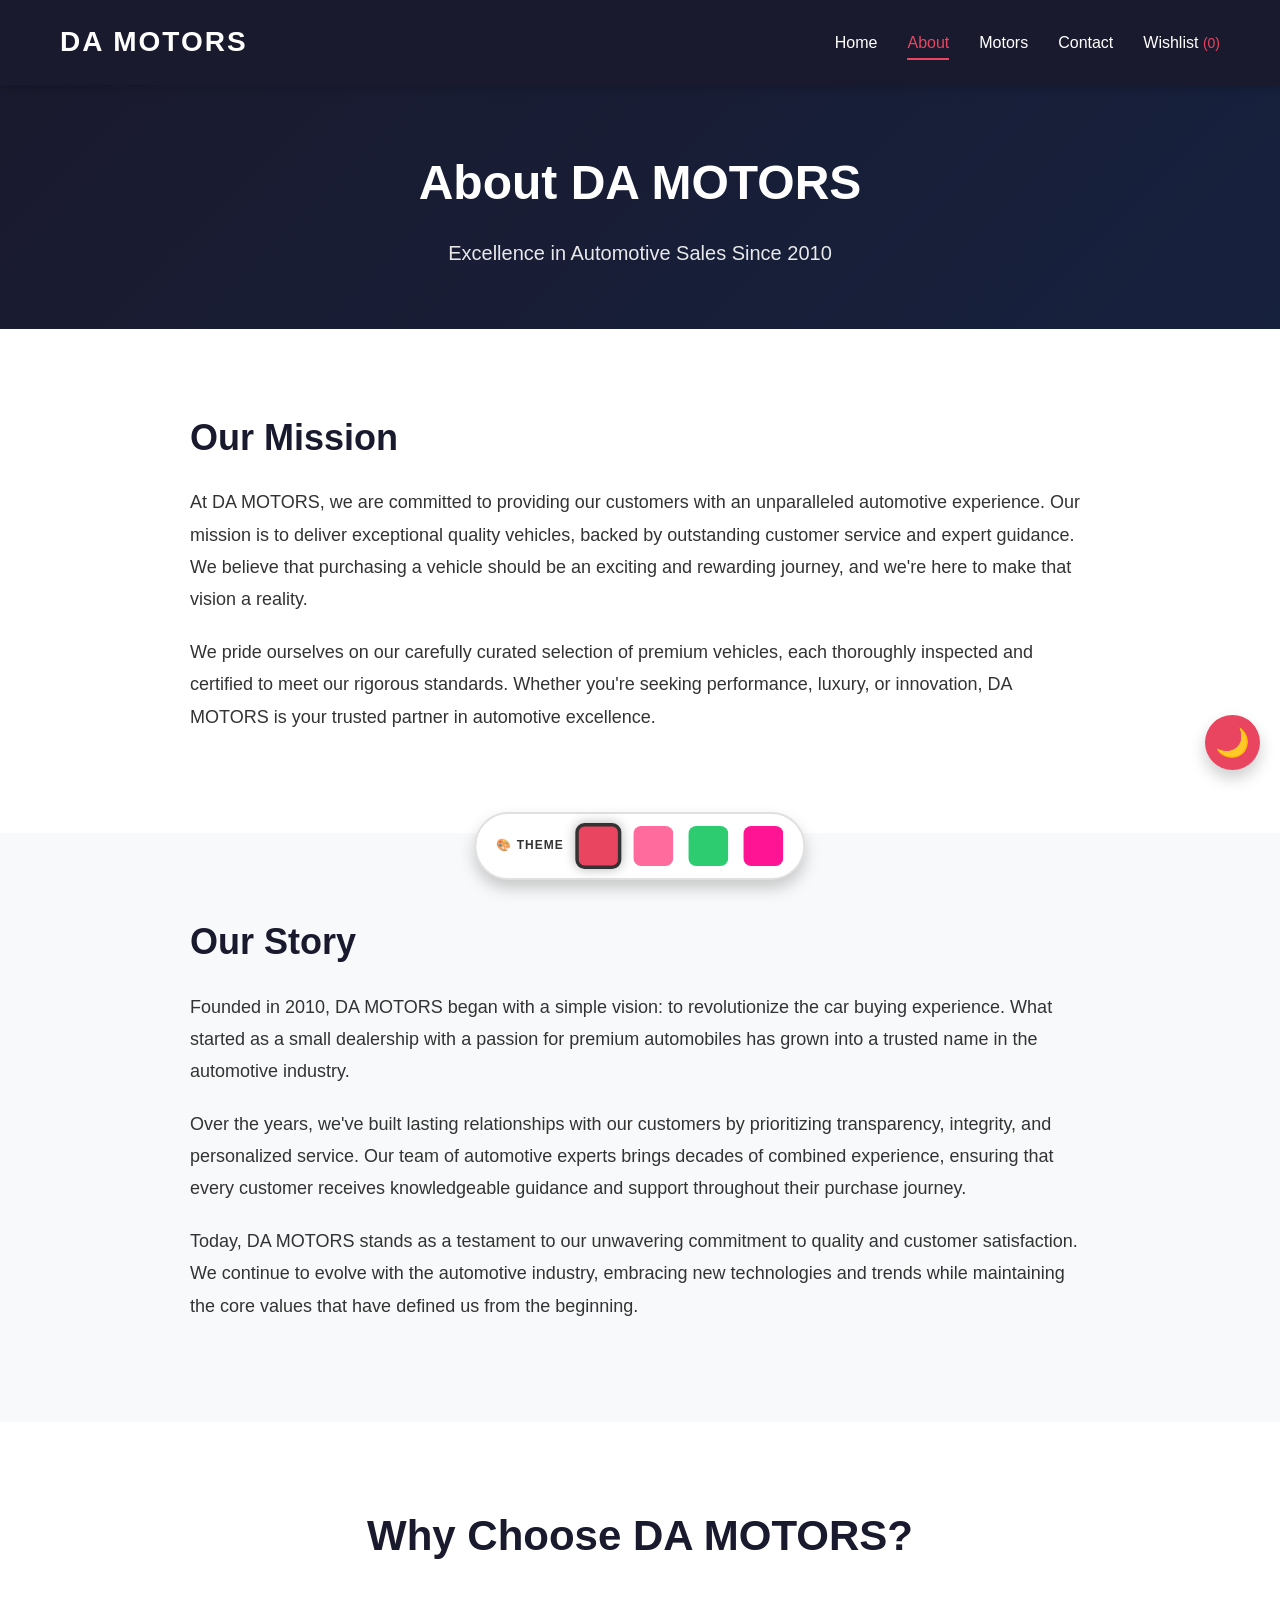
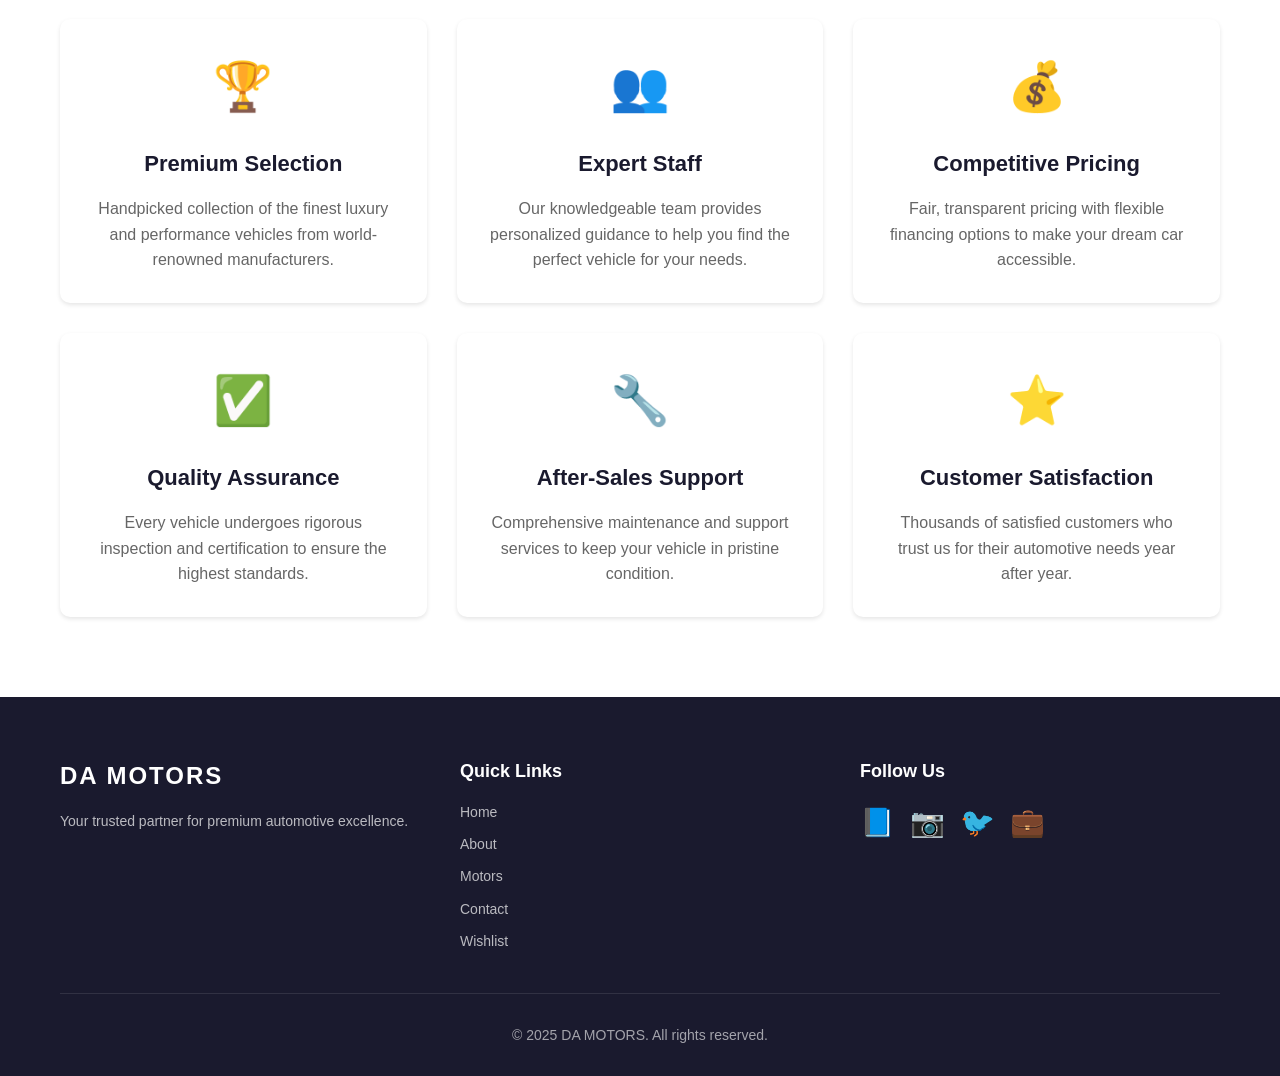
<file: about.html>
<!DOCTYPE html>
<html lang="en">
<head>
    <meta charset="UTF-8">
    <meta name="viewport" content="width=device-width, initial-scale=1.0">
    <title>About Us - DA MOTORS</title>
    <link rel="stylesheet" href="styles.css">
</head>
<body>
    <!-- Header -->
    <header class="header">
        <div class="container">
            <div class="header-content">
                <div class="logo"><a href="index.html" class="logo-link">DA MOTORS</a></div>
                <nav class="nav">
                    <a href="index.html" class="nav-link">Home</a>
                    <a href="about.html" class="nav-link active">About</a>
                    <a href="motors.html" class="nav-link">Motors</a>
                    <a href="contact.html" class="nav-link">Contact</a>
                    <a href="wishlist.html" class="nav-link">
                        Wishlist <span class="wishlist-count" id="nav-wishlist-count">(0)</span>
                    </a>
                </nav>
                <button class="mobile-menu-btn" id="mobileMenuBtn">
                    <span></span>
                    <span></span>
                    <span></span>
                </button>
            </div>
        </div>
    </header>

    <!-- Page Header -->
    <section class="page-header">
        <div class="container">
            <h1 class="page-title">About DA MOTORS</h1>
            <p class="page-subtitle">Excellence in Automotive Sales Since 2010</p>
        </div>
    </section>

    <!-- Mission Statement -->
    <section class="content-section">
        <div class="container">
            <div class="content-box">
                <h2 class="content-title">Our Mission</h2>
                <p class="content-text">
                    At DA MOTORS, we are committed to providing our customers with an unparalleled automotive 
                    experience. Our mission is to deliver exceptional quality vehicles, backed by outstanding 
                    customer service and expert guidance. We believe that purchasing a vehicle should be an 
                    exciting and rewarding journey, and we're here to make that vision a reality.
                </p>
                <p class="content-text">
                    We pride ourselves on our carefully curated selection of premium vehicles, each thoroughly 
                    inspected and certified to meet our rigorous standards. Whether you're seeking performance, 
                    luxury, or innovation, DA MOTORS is your trusted partner in automotive excellence.
                </p>
            </div>
        </div>
    </section>

    <!-- Our Story -->
    <section class="content-section alternate-bg">
        <div class="container">
            <div class="content-box">
                <h2 class="content-title">Our Story</h2>
                <p class="content-text">
                    Founded in 2010, DA MOTORS began with a simple vision: to revolutionize the car buying 
                    experience. What started as a small dealership with a passion for premium automobiles has 
                    grown into a trusted name in the automotive industry.
                </p>
                <p class="content-text">
                    Over the years, we've built lasting relationships with our customers by prioritizing 
                    transparency, integrity, and personalized service. Our team of automotive experts brings 
                    decades of combined experience, ensuring that every customer receives knowledgeable guidance 
                    and support throughout their purchase journey.
                </p>
                <p class="content-text">
                    Today, DA MOTORS stands as a testament to our unwavering commitment to quality and customer 
                    satisfaction. We continue to evolve with the automotive industry, embracing new technologies 
                    and trends while maintaining the core values that have defined us from the beginning.
                </p>
            </div>
        </div>
    </section>

    <!-- Why Choose Us -->
    <section class="content-section">
        <div class="container">
            <h2 class="section-title">Why Choose DA MOTORS?</h2>
            <div class="features-grid">
                <div class="feature-card">
                    <div class="feature-icon">🏆</div>
                    <h3 class="feature-title">Premium Selection</h3>
                    <p class="feature-text">
                        Handpicked collection of the finest luxury and performance vehicles from world-renowned 
                        manufacturers.
                    </p>
                </div>

                <div class="feature-card">
                    <div class="feature-icon">👥</div>
                    <h3 class="feature-title">Expert Staff</h3>
                    <p class="feature-text">
                        Our knowledgeable team provides personalized guidance to help you find the perfect 
                        vehicle for your needs.
                    </p>
                </div>

                <div class="feature-card">
                    <div class="feature-icon">💰</div>
                    <h3 class="feature-title">Competitive Pricing</h3>
                    <p class="feature-text">
                        Fair, transparent pricing with flexible financing options to make your dream car 
                        accessible.
                    </p>
                </div>

                <div class="feature-card">
                    <div class="feature-icon">✅</div>
                    <h3 class="feature-title">Quality Assurance</h3>
                    <p class="feature-text">
                        Every vehicle undergoes rigorous inspection and certification to ensure the highest 
                        standards.
                    </p>
                </div>

                <div class="feature-card">
                    <div class="feature-icon">🔧</div>
                    <h3 class="feature-title">After-Sales Support</h3>
                    <p class="feature-text">
                        Comprehensive maintenance and support services to keep your vehicle in pristine 
                        condition.
                    </p>
                </div>

                <div class="feature-card">
                    <div class="feature-icon">⭐</div>
                    <h3 class="feature-title">Customer Satisfaction</h3>
                    <p class="feature-text">
                        Thousands of satisfied customers who trust us for their automotive needs year after year.
                    </p>
                </div>
            </div>
        </div>
    </section>

    <!-- Footer -->
    <footer class="footer">
        <div class="container">
            <div class="footer-content">
                <div class="footer-section">
                    <h3 class="footer-title">DA MOTORS</h3>
                    <p class="footer-text">Your trusted partner for premium automotive excellence.</p>
                </div>
                <div class="footer-section">
                    <h4 class="footer-heading">Quick Links</h4>
                    <nav class="footer-nav">
                        <a href="index.html" class="footer-link">Home</a>
                        <a href="about.html" class="footer-link">About</a>
                        <a href="motors.html" class="footer-link">Motors</a>
                        <a href="contact.html" class="footer-link">Contact</a>
                        <a href="wishlist.html" class="footer-link">Wishlist</a>
                    </nav>
                </div>
                <div class="footer-section">
                    <h4 class="footer-heading">Follow Us</h4>
                    <div class="social-icons">
                        <a href="#" class="social-icon">📘</a>
                        <a href="#" class="social-icon">📷</a>
                        <a href="#" class="social-icon">🐦</a>
                        <a href="#" class="social-icon">💼</a>
                    </div>
                </div>
            </div>
            <div class="footer-bottom">
                <p>&copy; 2025 DA MOTORS. All rights reserved.</p>
            </div>
        </div>
    </footer>

    <script src="script.js"></script>
</body>
</html>
</file>
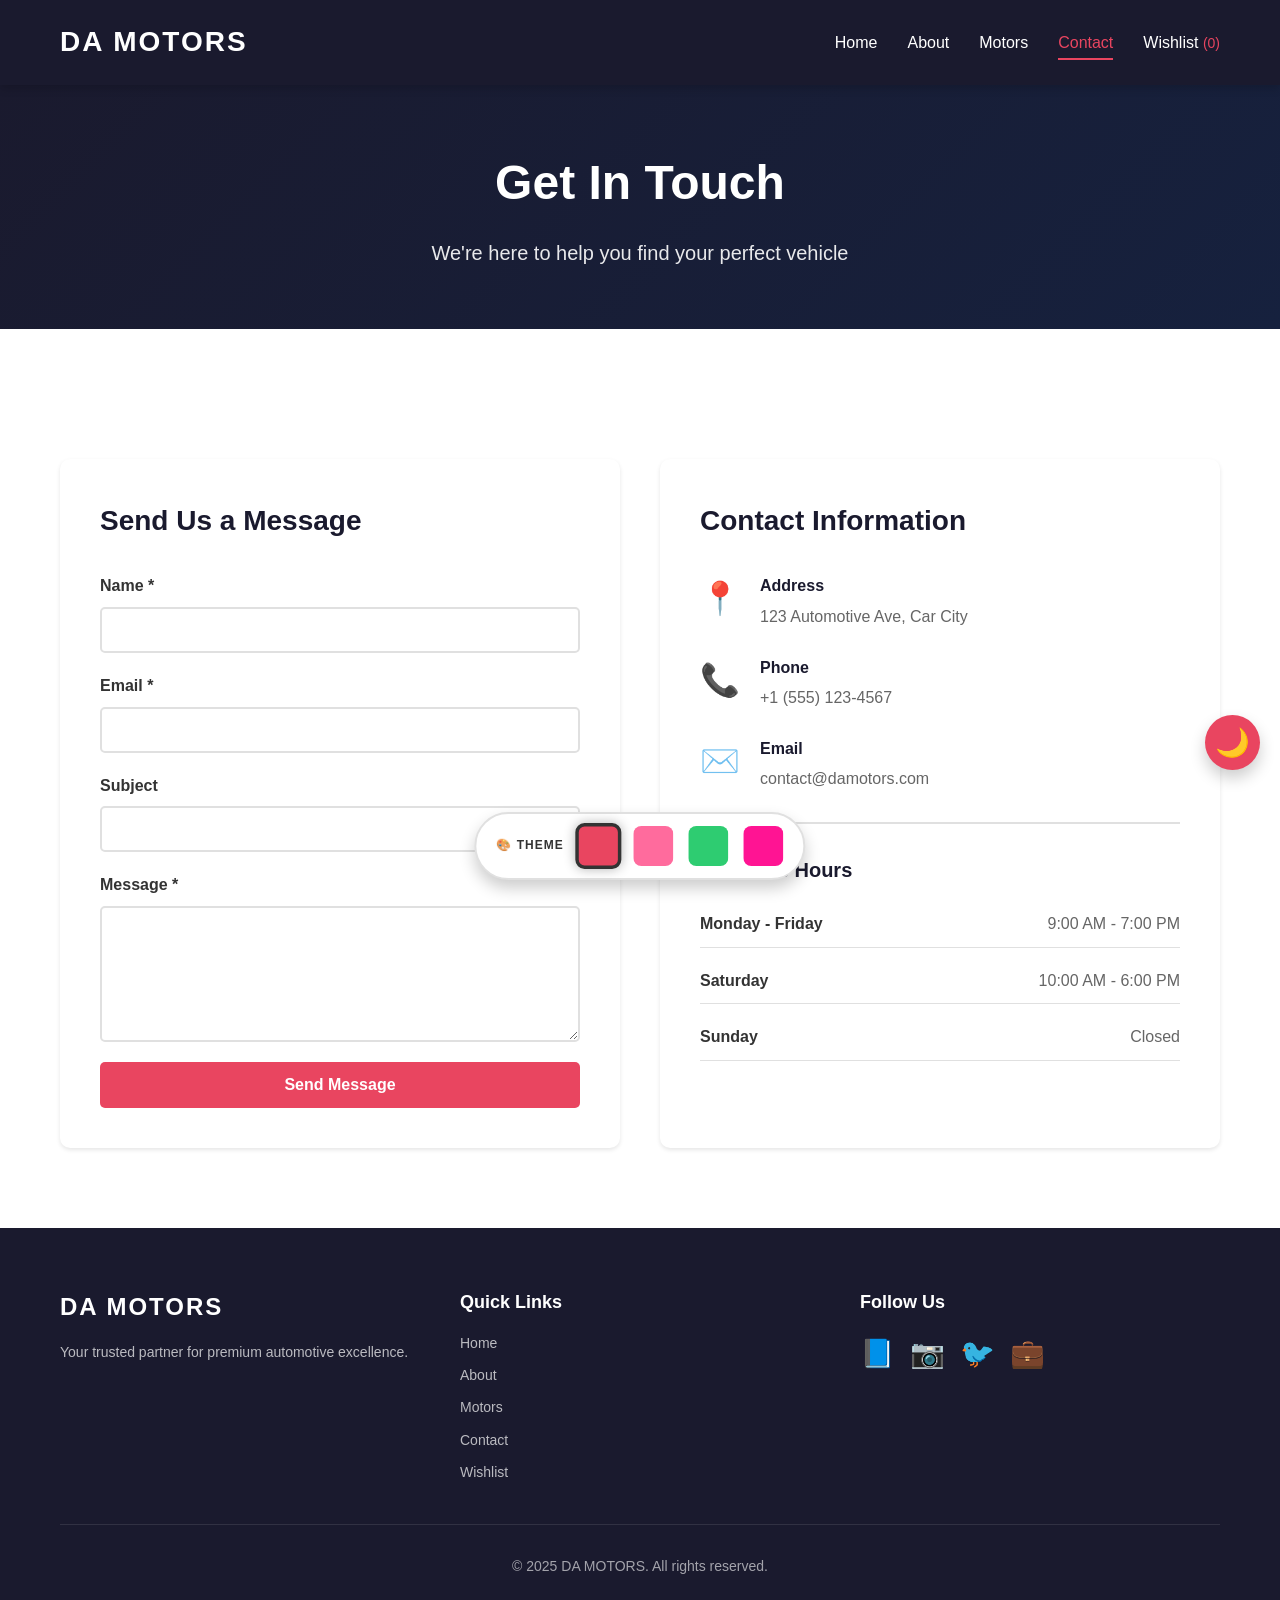
<file: contact.html>
<!DOCTYPE html>
<html lang="en">
<head>
    <meta charset="UTF-8">
    <meta name="viewport" content="width=device-width, initial-scale=1.0">
    <title>Contact Us - DA MOTORS</title>
    <link rel="stylesheet" href="styles.css">
</head>
<body>
    <!-- Header -->
    <header class="header">
        <div class="container">
            <div class="header-content">
                <div class="logo"><a href="index.html" class="logo-link">DA MOTORS</a></div>
                <nav class="nav">
                    <a href="index.html" class="nav-link">Home</a>
                    <a href="about.html" class="nav-link">About</a>
                    <a href="motors.html" class="nav-link">Motors</a>
                    <a href="contact.html" class="nav-link active">Contact</a>
                    <a href="wishlist.html" class="nav-link">
                        Wishlist <span class="wishlist-count" id="nav-wishlist-count">(0)</span>
                    </a>
                </nav>
                <button class="mobile-menu-btn" id="mobileMenuBtn">
                    <span></span>
                    <span></span>
                    <span></span>
                </button>
            </div>
        </div>
    </header>

    <!-- Page Header -->
    <section class="page-header">
        <div class="container">
            <h1 class="page-title">Get In Touch</h1>
            <p class="page-subtitle">We're here to help you find your perfect vehicle</p>
        </div>
    </section>

    <!-- Contact Section -->
    <section class="contact-section">
        <div class="container">
            <div class="contact-grid">
                <!-- Contact Form -->
                <div class="contact-form-container">
                    <h2 class="form-title">Send Us a Message</h2>
                    <form class="contact-form" id="contactForm">
                        <div class="form-group">
                            <label for="name" class="form-label">Name *</label>
                            <input type="text" id="name" name="name" class="form-input" required>
                            <span class="form-error" id="nameError"></span>
                        </div>

                        <div class="form-group">
                            <label for="email" class="form-label">Email *</label>
                            <input type="email" id="email" name="email" class="form-input" required>
                            <span class="form-error" id="emailError"></span>
                        </div>

                        <div class="form-group">
                            <label for="subject" class="form-label">Subject</label>
                            <input type="text" id="subject" name="subject" class="form-input">
                        </div>

                        <div class="form-group">
                            <label for="message" class="form-label">Message *</label>
                            <textarea id="message" name="message" class="form-textarea" rows="6" required></textarea>
                            <span class="form-error" id="messageError"></span>
                        </div>

                        <button type="submit" class="btn btn-primary btn-full">Send Message</button>
                    </form>
                </div>

                <!-- Contact Information -->
                <div class="contact-info-container">
                    <h2 class="form-title">Contact Information</h2>
                    
                    <div class="contact-info-card">
                        <div class="contact-info-item">
                            <div class="contact-icon">📍</div>
                            <div class="contact-details">
                                <h3 class="contact-label">Address</h3>
                                <p class="contact-value">123 Automotive Ave, Car City</p>
                            </div>
                        </div>

                        <div class="contact-info-item">
                            <div class="contact-icon">📞</div>
                            <div class="contact-details">
                                <h3 class="contact-label">Phone</h3>
                                <p class="contact-value">+1 (555) 123-4567</p>
                            </div>
                        </div>

                        <div class="contact-info-item">
                            <div class="contact-icon">✉️</div>
                            <div class="contact-details">
                                <h3 class="contact-label">Email</h3>
                                <p class="contact-value">contact@damotors.com</p>
                            </div>
                        </div>
                    </div>

                    <div class="business-hours">
                        <h3 class="hours-title">Business Hours</h3>
                        <div class="hours-list">
                            <div class="hours-item">
                                <span class="hours-day">Monday - Friday</span>
                                <span class="hours-time">9:00 AM - 7:00 PM</span>
                            </div>
                            <div class="hours-item">
                                <span class="hours-day">Saturday</span>
                                <span class="hours-time">10:00 AM - 6:00 PM</span>
                            </div>
                            <div class="hours-item">
                                <span class="hours-day">Sunday</span>
                                <span class="hours-time">Closed</span>
                            </div>
                        </div>
                    </div>
                </div>
            </div>
        </div>
    </section>

    <!-- Footer -->
    <footer class="footer">
        <div class="container">
            <div class="footer-content">
                <div class="footer-section">
                    <h3 class="footer-title">DA MOTORS</h3>
                    <p class="footer-text">Your trusted partner for premium automotive excellence.</p>
                </div>
                <div class="footer-section">
                    <h4 class="footer-heading">Quick Links</h4>
                    <nav class="footer-nav">
                        <a href="index.html" class="footer-link">Home</a>
                        <a href="about.html" class="footer-link">About</a>
                        <a href="motors.html" class="footer-link">Motors</a>
                        <a href="contact.html" class="footer-link">Contact</a>
                        <a href="wishlist.html" class="footer-link">Wishlist</a>
                    </nav>
                </div>
                <div class="footer-section">
                    <h4 class="footer-heading">Follow Us</h4>
                    <div class="social-icons">
                        <a href="#" class="social-icon">📘</a>
                        <a href="#" class="social-icon">📷</a>
                        <a href="#" class="social-icon">🐦</a>
                        <a href="#" class="social-icon">💼</a>
                    </div>
                </div>
            </div>
            <div class="footer-bottom">
                <p>&copy; 2025 DA MOTORS. All rights reserved.</p>
            </div>
        </div>
    </footer>

    <script src="script.js"></script>
</body>
</html>
</file>
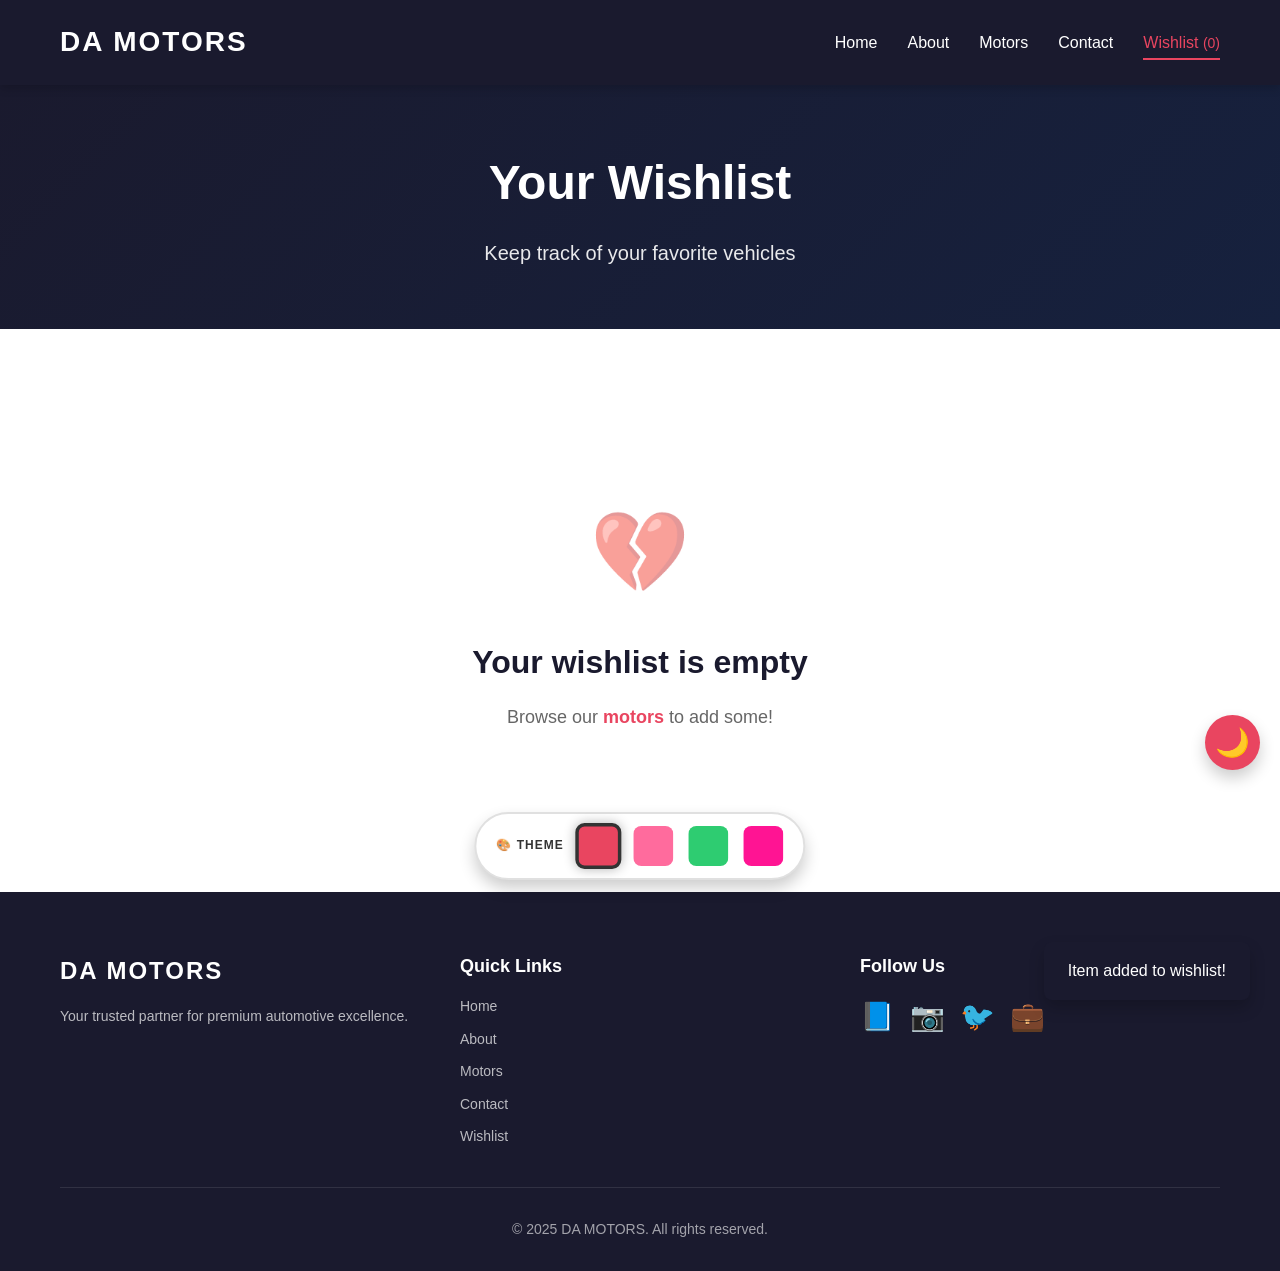
<file: wishlist.html>
<!DOCTYPE html>
<html lang="en">
<head>
    <meta charset="UTF-8">
    <meta name="viewport" content="width=device-width, initial-scale=1.0">
    <title>Your Wishlist - DA MOTORS</title>
    <link rel="stylesheet" href="styles.css">
</head>
<body>
    <!-- Header -->
    <header class="header">
        <div class="container">
            <div class="header-content">
                <div class="logo"><a href="index.html" class="logo-link">DA MOTORS</a></div>
                <nav class="nav">
                    <a href="index.html" class="nav-link">Home</a>
                    <a href="about.html" class="nav-link">About</a>
                    <a href="motors.html" class="nav-link">Motors</a>
                    <a href="contact.html" class="nav-link">Contact</a>
                    <a href="wishlist.html" class="nav-link active">
                        Wishlist <span class="wishlist-count" id="nav-wishlist-count">(0)</span>
                    </a>
                </nav>
                <button class="mobile-menu-btn" id="mobileMenuBtn">
                    <span></span>
                    <span></span>
                    <span></span>
                </button>
            </div>
        </div>
    </header>

    <!-- Page Header -->
    <section class="page-header">
        <div class="container">
            <h1 class="page-title">Your Wishlist</h1>
            <p class="page-subtitle">Keep track of your favorite vehicles</p>
        </div>
    </section>
    <!-- Toast Notification -->
    <div class="toast" id="toast">Item added to wishlist!</div>
    <!-- Wishlist Content -->
    <section class="wishlist-section">
        <div class="container">
            <!-- Empty State -->
            <div class="empty-state" id="emptyState">
                <div class="empty-icon">💔</div>
                <h2 class="empty-title">Your wishlist is empty</h2>
                <p class="empty-text">Browse our <a href="motors.html" class="empty-link">motors</a> to add some!</p>
            </div>

            <!-- Wishlist Items -->
            <div class="wishlist-grid" id="wishlistGrid"></div>
        </div>
    </section>

    <!-- Footer -->
    <footer class="footer">
        <div class="container">
            <div class="footer-content">
                <div class="footer-section">
                    <h3 class="footer-title">DA MOTORS</h3>
                    <p class="footer-text">Your trusted partner for premium automotive excellence.</p>
                </div>
                <div class="footer-section">
                    <h4 class="footer-heading">Quick Links</h4>
                    <nav class="footer-nav">
                        <a href="index.html" class="footer-link">Home</a>
                        <a href="about.html" class="footer-link">About</a>
                        <a href="motors.html" class="footer-link">Motors</a>
                        <a href="contact.html" class="footer-link">Contact</a>
                        <a href="wishlist.html" class="footer-link">Wishlist</a>
                    </nav>
                </div>
                <div class="footer-section">
                    <h4 class="footer-heading">Follow Us</h4>
                    <div class="social-icons">
                        <a href="#" class="social-icon">📘</a>
                        <a href="#" class="social-icon">📷</a>
                        <a href="#" class="social-icon">🐦</a>
                        <a href="#" class="social-icon">💼</a>
                    </div>
                </div>
            </div>
            <div class="footer-bottom">
                <p>&copy; 2025 DA MOTORS. All rights reserved.</p>
            </div>
        </div>
    </footer>

    <script src="script.js"></script>
</body>
</html>
</file>
<file: styles.css>
/* ===================================
   CSS RESET & ROOT VARIABLES
   =================================== */

* {
    margin: 0;
    padding: 0;
    box-sizing: border-box;
}

:root {
    --primary-color: #1a1a2e;
    --secondary-color: #16213e;
    --accent-color: #e94560;
    --accent-hover: #d63651;
    --text-color: #333333;
    --text-light: #666666;
    --text-white: #ffffff;
    --bg-light: #f8f9fa;
    --bg-white: #ffffff;
    --border-color: #e0e0e0;
    --shadow-sm: 0 2px 4px rgba(0, 0, 0, 0.1);
    --shadow-md: 0 4px 8px rgba(0, 0, 0, 0.15);
    --shadow-lg: 0 8px 16px rgba(0, 0, 0, 0.2);
    --font-main: 'Segoe UI', Tahoma, Geneva, Verdana, sans-serif;
    --transition: all 0.3s ease;
}

/* ===================================
   DARK MODE VARIABLES
   =================================== */

[data-theme="dark"] {
    --primary-color: #0a0a12;
    --secondary-color: #151525;
    --text-color: #e0e0e0;
    --text-light: #b0b0b0;
    --bg-light: #1a1a2e;
    --bg-white: #252535;
    --border-color: #3a3a4a;
}

body {
    font-family: var(--font-main);
    color: var(--text-color);
    line-height: 1.6;
    background-color: var(--bg-white);
}

img {
    max-width: 100%;
    height: auto;
    display: block;
}

a {
    text-decoration: none;
    color: inherit;
    transition: var(--transition);
}

ul {
    list-style: none;
}

button {
    border: none;
    background: none;
    cursor: pointer;
    font-family: inherit;
}

/* ===================================
   UTILITY CLASSES
   =================================== */

.container {
    max-width: 1200px;
    margin: 0 auto;
    padding: 0 20px;
}

/* ===================================
   HEADER STYLES
   =================================== */

.header {
    background-color: var(--primary-color);
    padding: 20px 0;
    position: sticky;
    top: 0;
    z-index: 1000;
    box-shadow: var(--shadow-md);
}

.header-content {
    display: flex;
    justify-content: space-between;
    align-items: center;
}

.logo {
    font-size: 28px;
    font-weight: bold;
    color: var(--text-white);
    letter-spacing: 2px;
}

.logo-link {
    font-size: 28px;
    font-weight: bold;
    color: var(--text-white);
    letter-spacing: 2px;
    position: relative;
}

.logo-link:hover  {
	color: var(--accent-color);
}	
.logo-link.active {
    color: var(--text-white);
}

.nav {
    display: flex;
    gap: 30px;
    align-items: center;
}

.nav-link {
    color: var(--text-white);
    font-size: 16px;
    font-weight: 500;
    position: relative;
}

.nav-link:hover,
.nav-link.active {
    color: var(--accent-color);
}

.nav-link::after {
    content: '';
    position: absolute;
    bottom: -5px;
    left: 0;
    width: 0;
    height: 2px;
    background-color: var(--accent-color);
    transition: var(--transition);
}

.nav-link:hover::after,
.nav-link.active::after {
    width: 100%;
}

.wishlist-count {
    font-size: 14px;
    color: var(--accent-color);
}

.mobile-menu-btn {
    display: none;
    flex-direction: column;
    gap: 5px;
    cursor: pointer;
}

.mobile-menu-btn span {
    width: 25px;
    height: 3px;
    background-color: var(--text-white);
    transition: var(--transition);
}

/* ===================================
   HERO SECTION
   =================================== */

.hero {
    height: 600px;
    background-image: linear-gradient(rgba(0, 0, 0, 0.5), rgba(0, 0, 0, 0.5)), 
                      url('https://images.unsplash.com/photo-1492144534655-ae79c964c9d7?w=1600&q=80');
    background-size: cover;
    background-position: center;
    display: flex;
    align-items: center;
    justify-content: center;
    text-align: center;
}

.hero-content {
    color: var(--text-white);
}

.hero-title {
    font-size: 56px;
    font-weight: bold;
    margin-bottom: 20px;
    text-transform: uppercase;
    letter-spacing: 3px;
}

.hero-subtitle {
    font-size: 24px;
    margin-bottom: 30px;
    font-weight: 300;
}

/* ===================================
   BUTTON STYLES
   =================================== */

.btn {
    display: inline-block;
    padding: 14px 32px;
    font-size: 16px;
    font-weight: 600;
    border-radius: 5px;
    transition: var(--transition);
    text-align: center;
    cursor: pointer;
}

.btn-primary {
    background-color: var(--accent-color);
    color: var(--text-white);
}

.btn-primary:hover {
    background-color: var(--accent-hover);
    transform: translateY(-2px);
    box-shadow: var(--shadow-lg);
}

.btn-secondary {
    background-color: var(--secondary-color);
    color: var(--text-white);
}

.btn-secondary:hover {
    background-color: var(--primary-color);
    transform: translateY(-2px);
}

.btn-secondary2 {
    background-color: var(--secondary-color);
    color: var(--text-white);
	padding: 14px 117px;
}

.btn-secondary2:hover {
    background-color: var(--primary-color);
    transform: translateY(-2px);
}

.btn-outline {
    background-color: transparent;
    color: var(--accent-color);
    border: 2px solid var(--accent-color);
}

.btn-outline:hover {
    background-color: var(--accent-color);
    color: var(--text-white);
}

.btn-small {
    padding: 10px 20px;
    font-size: 14px;
}

.btn-large {
    padding: 18px 40px;
    font-size: 18px;
}

.btn-full {
    width: 100%;
}

/* ===================================
   SECTION STYLES
   =================================== */

.featured-section,
.motors-section,
.content-section,
.contact-section,
.wishlist-section {
    padding: 80px 0;
}

.section-title {
    font-size: 42px;
    text-align: center;
    margin-bottom: 15px;
    color: var(--primary-color);
}

.section-subtitle {
    font-size: 18px;
    text-align: center;
    color: var(--text-light);
    margin-bottom: 50px;
}

.alternate-bg {
    background-color: var(--bg-light);
}

/* ===================================
   PRODUCT CARD STYLES
   =================================== */

.product-grid {
    display: grid;
    grid-template-columns: repeat(auto-fill, minmax(280px, 1fr));
    gap: 30px;
}

.product-card {
    background-color: var(--bg-white);
    border-radius: 10px;
    overflow: hidden;
    box-shadow: var(--shadow-sm);
    transition: var(--transition);
}

.product-card:hover {
    transform: translateY(-5px);
    box-shadow: var(--shadow-lg);
}

.product-image {
    position: relative;
    width: 100%;
    height: 250px;
    overflow: hidden;
}

.product-image img {
    width: 100%;
    height: 100%;
    object-fit: cover;
    transition: var(--transition);
}

.product-card:hover .product-image img {
    transform: scale(1.1);
}

.wishlist-btn {
    position: absolute;
    top: 15px;
    right: 15px;
    width: 45px;
    height: 45px;
    background-color: rgba(255, 255, 255, 0.9);
    border-radius: 50%;
    display: flex;
    align-items: center;
    justify-content: center;
    font-size: 24px;
    color: var(--accent-color);
    cursor: pointer;
    transition: var(--transition);
    border: 2px solid transparent;
}

.wishlist-btn:hover {
    background-color: var(--accent-color);
    color: var(--text-white);
    transform: scale(1.1);
}

.wishlist-btn.active {
    background-color: var(--accent-color);
    color: var(--text-white);
    border-color: var(--text-white);
}

.product-info {
    padding: 20px;
}

.product-name {
    font-size: 20px;
    font-weight: 600;
    margin-bottom: 10px;
    color: var(--primary-color);
}

.product-price {
    font-size: 24px;
    font-weight: bold;
    color: var(--accent-color);
    margin-bottom: 15px;
}

.product-actions {
    display: flex;
    gap: 10px;
    flex-wrap: wrap;
}

/* ===================================
   TOAST NOTIFICATION
   =================================== */

.toast {
    position: fixed;
    bottom: -100px;
    right: 30px;
    background-color: var(--primary-color);
    color: var(--text-white);
    padding: 16px 24px;
    border-radius: 8px;
    box-shadow: var(--shadow-lg);
    font-weight: 500;
    transition: var(--transition);
    z-index: 2000;
}

.toast.show {
    bottom: 30px;
}

/* ===================================
   CTA SECTION
   =================================== */

.cta-section {
    padding: 100px 0;
    background: linear-gradient(135deg, var(--primary-color) 0%, var(--secondary-color) 100%);
    text-align: center;
}

.cta-title {
    font-size: 42px;
    color: var(--text-white);
    margin-bottom: 15px;
}

.cta-text {
    font-size: 20px;
    color: var(--text-white);
    margin-bottom: 30px;
    opacity: 0.9;
}

/* ===================================
   PAGE HEADER
   =================================== */

.page-header {
    padding: 60px 0;
    background: linear-gradient(135deg, var(--primary-color) 0%, var(--secondary-color) 100%);
    text-align: center;
}

.page-title {
    font-size: 48px;
    color: var(--text-white);
    margin-bottom: 15px;
}

.page-subtitle {
    font-size: 20px;
    color: var(--text-white);
    opacity: 0.9;
}

/* ===================================
   CONTENT SECTION (ABOUT PAGE)
   =================================== */

.content-box {
    max-width: 900px;
    margin: 0 auto;
}

.content-title {
    font-size: 36px;
    color: var(--primary-color);
    margin-bottom: 20px;
}

.content-text {
    font-size: 18px;
    line-height: 1.8;
    color: var(--text-color);
    margin-bottom: 20px;
}

/* ===================================
   FEATURES GRID (ABOUT PAGE)
   =================================== */

.features-grid {
    display: grid;
    grid-template-columns: repeat(auto-fit, minmax(300px, 1fr));
    gap: 30px;
    margin-top: 50px;
}

.feature-card {
    background-color: var(--bg-white);
    padding: 30px;
    border-radius: 10px;
    box-shadow: var(--shadow-sm);
    text-align: center;
    transition: var(--transition);
}

.feature-card:hover {
    transform: translateY(-5px);
    box-shadow: var(--shadow-md);
}

.feature-icon {
    font-size: 48px;
    margin-bottom: 20px;
}

.feature-title {
    font-size: 22px;
    color: var(--primary-color);
    margin-bottom: 15px;
}

.feature-text {
    font-size: 16px;
    color: var(--text-light);
    line-height: 1.6;
}

/* ===================================
   CONTACT FORM STYLES
   =================================== */

.contact-grid {
    display: grid;
    grid-template-columns: 1fr 1fr;
    gap: 40px;
    margin-top: 50px;
}

.contact-form-container,
.contact-info-container {
    background-color: var(--bg-white);
    padding: 40px;
    border-radius: 10px;
    box-shadow: var(--shadow-sm);
}

.form-title {
    font-size: 28px;
    color: var(--primary-color);
    margin-bottom: 30px;
}

.contact-form {
    display: flex;
    flex-direction: column;
    gap: 20px;
}

.form-group {
    display: flex;
    flex-direction: column;
}

.form-label {
    font-size: 16px;
    font-weight: 600;
    color: var(--text-color);
    margin-bottom: 8px;
}

.form-input,
.form-textarea {
    padding: 12px 16px;
    font-size: 16px;
    border: 2px solid var(--border-color);
    border-radius: 5px;
    transition: var(--transition);
    font-family: inherit;
}

.form-input:focus,
.form-textarea:focus {
    outline: none;
    border-color: var(--accent-color);
}

.form-input.error,
.form-textarea.error {
    border-color: var(--accent-color);
}

.form-error {
    color: var(--accent-color);
    font-size: 14px;
    margin-top: 5px;
    display: none;
}

.form-error.show {
    display: block;
}

.form-textarea {
    resize: vertical;
    min-height: 120px;
}

/* ===================================
   CONTACT INFO STYLES
   =================================== */

.contact-info-card {
    margin-bottom: 30px;
}

.contact-info-item {
    display: flex;
    gap: 20px;
    align-items: flex-start;
    margin-bottom: 25px;
}

.contact-icon {
    font-size: 32px;
    flex-shrink: 0;
}

.contact-details {
    flex: 1;
}

.contact-label {
    font-size: 16px;
    font-weight: 600;
    color: var(--primary-color);
    margin-bottom: 5px;
}

.contact-value {
    font-size: 16px;
    color: var(--text-light);
}

.business-hours {
    margin-top: 30px;
    padding-top: 30px;
    border-top: 2px solid var(--border-color);
}

.hours-title {
    font-size: 20px;
    color: var(--primary-color);
    margin-bottom: 15px;
}

.hours-list {
    display: flex;
    flex-direction: column;
    gap: 10px;
}

.hours-item {
    display: flex;
    justify-content: space-between;
    padding: 10px 0;
    border-bottom: 1px solid var(--border-color);
}

.hours-day {
    font-weight: 600;
    color: var(--text-color);
}

.hours-time {
    color: var(--text-light);
}

/* ===================================
   WISHLIST STYLES
   =================================== */

.empty-state {
    text-align: center;
    padding: 80px 20px;
}

.empty-state.hidden {
    display: none;
}

.empty-icon {
    font-size: 80px;
    margin-bottom: 20px;
    opacity: 0.5;
}

.empty-title {
    font-size: 32px;
    color: var(--primary-color);
    margin-bottom: 15px;
}

.empty-text {
    font-size: 18px;
    color: var(--text-light);
}

.empty-link {
    color: var(--accent-color);
    font-weight: 600;
}

.empty-link:hover {
    text-decoration: underline;
}

.wishlist-grid {
    display: none;
}

.wishlist-grid.active {
    display: grid;
    grid-template-columns: repeat(auto-fill, minmax(280px, 1fr));
    gap: 30px;
}

.wishlist-item {
    background-color: var(--bg-white);
    border-radius: 10px;
    overflow: hidden;
    box-shadow: var(--shadow-sm);
    transition: var(--transition);
}

.wishlist-item:hover {
    transform: translateY(-5px);
    box-shadow: var(--shadow-lg);
}

.remove-btn {
    width: 100%;
    padding: 12px;
    background-color: var(--accent-color);
    color: var(--text-white);
    font-weight: 600;
    border-radius: 5px;
    margin-top: 15px;
    transition: var(--transition);
}

.remove-btn:hover {
    background-color: var(--accent-hover);
}

/* ===================================
   FOOTER STYLES
   =================================== */

.footer {
    background-color: var(--primary-color);
    color: var(--text-white);
    padding: 60px 0 30px;
}

.footer-content {
    display: grid;
    grid-template-columns: repeat(auto-fit, minmax(250px, 1fr));
    gap: 40px;
    margin-bottom: 40px;
}

.footer-section {
    display: flex;
    flex-direction: column;
}

.footer-title {
    font-size: 24px;
    margin-bottom: 15px;
    letter-spacing: 2px;
}

.footer-text {
    font-size: 14px;
    color: rgba(255, 255, 255, 0.7);
    line-height: 1.6;
}

.footer-heading {
    font-size: 18px;
    margin-bottom: 15px;
}

.footer-nav {
    display: flex;
    flex-direction: column;
    gap: 10px;
}

.footer-link {
    color: rgba(255, 255, 255, 0.7);
    font-size: 14px;
    transition: var(--transition);
}

.footer-link:hover {
    color: var(--accent-color);
    padding-left: 5px;
}

.social-icons {
    display: flex;
    gap: 15px;
}

.social-icon {
    font-size: 28px;
    transition: var(--transition);
}

.social-icon:hover {
    transform: translateY(-3px);
    opacity: 0.8;
}

.footer-bottom {
    text-align: center;
    padding-top: 30px;
    border-top: 1px solid rgba(255, 255, 255, 0.1);
}

.footer-bottom p {
    color: rgba(255, 255, 255, 0.6);
    font-size: 14px;
}

/* ===================================
   RESPONSIVE DESIGN - TABLETS
   =================================== */

@media (max-width: 768px) {
    .nav {
        position: fixed;
        top: 70px;
        left: -100%;
        width: 100%;
        height: calc(100vh - 70px);
        background-color: var(--primary-color);
        flex-direction: column;
        justify-content: flex-start;
        padding: 40px 20px;
        transition: var(--transition);
    }

    .nav.active {
        left: 0;
    }

    .mobile-menu-btn {
        display: flex;
    }

    .hero-title {
        font-size: 38px;
    }

    .hero-subtitle {
        font-size: 18px;
    }

    .section-title {
        font-size: 32px;
    }

    .page-title {
        font-size: 36px;
    }

    .contact-grid {
        grid-template-columns: 1fr;
    }

    .product-grid {
        grid-template-columns: repeat(auto-fill, minmax(250px, 1fr));
    }

    .features-grid {
        grid-template-columns: 1fr;
    }
}

/* ===================================
   RESPONSIVE DESIGN - MOBILE
   =================================== */

@media (max-width: 480px) {
    .container {
        padding: 0 15px;
    }

    .logo {
        font-size: 22px;
    }

    .hero {
        height: 450px;
    }

    .hero-title {
        font-size: 28px;
    }

    .hero-subtitle {
        font-size: 16px;
    }

    .section-title {
        font-size: 26px;
    }

    .page-title {
        font-size: 28px;
    }

    .product-grid {
        grid-template-columns: 1fr;
    }

    .contact-form-container,
    .contact-info-container {
        padding: 25px;
    }

    .btn {
        padding: 12px 24px;
        font-size: 14px;
    }

    .cta-title {
        font-size: 28px;
    }

    .cta-text {
        font-size: 16px;
    }
}

/* ===================================
   ENHANCEMENT 1: SLIDESHOW STYLES
   =================================== */

.slideshow-dots {
    position: absolute;
    bottom: 30px;
    left: 50%;
    transform: translateX(-50%);
    display: flex;
    gap: 10px;
    z-index: 10;
}

.slideshow-dot {
    width: 12px;
    height: 12px;
    border-radius: 50%;
    background-color: rgba(255, 255, 255, 0.5);
    cursor: pointer;
    transition: var(--transition);
    border: 2px solid transparent;
}

.slideshow-dot.active {
    background-color: var(--accent-color);
    transform: scale(1.2);
}

.slideshow-dot:hover {
    background-color: rgba(255, 255, 255, 0.8);
}

.slideshow-btn {
    position: absolute;
    top: 50%;
    transform: translateY(-50%);
    background-color: rgba(0, 0, 0, 0.5);
    color: white;
    border: none;
    width: 50px;
    height: 50px;
    font-size: 24px;
    cursor: pointer;
    transition: var(--transition);
    border-radius: 5px;
    z-index: 10;
    display: flex;
    align-items: center;
    justify-content: center;
}

.slideshow-btn:hover {
    background-color: var(--accent-color);
    transform: translateY(-50%) scale(1.1);
}

.slideshow-btn-prev {
    left: 20px;
}

.slideshow-btn-next {
    right: 20px;
}

@media (max-width: 768px) {
    .slideshow-btn {
        width: 40px;
        height: 40px;
        font-size: 20px;
    }

    .slideshow-btn-prev {
        left: 10px;
    }

    .slideshow-btn-next {
        right: 10px;
    }

    .slideshow-dots {
        bottom: 15px;
    }
}


/* ===================================
   ENHANCEMENT 2: FORM VALIDATION STYLES
   =================================== */

.form-error {
    color: #e74c3c;
    font-size: 14px;
    margin-top: 5px;
    display: none;
    font-weight: 500;
}

.form-error.show {
    display: block;
    animation: slideIn 0.3s ease;
}

.form-input.error,
.form-textarea.error {
    border-color: #e74c3c !important;
    background-color: rgba(231, 76, 60, 0.05);
}

@keyframes slideIn {
    from {
        opacity: 0;
        transform: translateY(-5px);
    }
    to {
        opacity: 1;
        transform: translateY(0);
    }
}


/* ===================================
   ENHANCEMENT 2: POPUP/MODAL STYLES
   =================================== */

.popup-overlay {
    position: fixed;
    top: 0;
    left: 0;
    width: 100%;
    height: 100%;
    background-color: rgba(0, 0, 0, 0.7);
    display: flex;
    align-items: center;
    justify-content: center;
    z-index: 9999;
    animation: fadeIn 0.3s ease;
}

@keyframes fadeIn {
    from {
        opacity: 0;
    }
    to {
        opacity: 1;
    }
}

.popup-content {
    background-color: var(--bg-white);
    padding: 40px;
    border-radius: 15px;
    max-width: 500px;
    width: 90%;
    box-shadow: var(--shadow-lg);
    position: relative;
    animation: popIn 0.4s ease;
}

@keyframes popIn {
    from {
        opacity: 0;
        transform: scale(0.8);
    }
    to {
        opacity: 1;
        transform: scale(1);
    }
}

.popup-close {
    position: absolute;
    top: 15px;
    right: 15px;
    background: none;
    border: none;
    font-size: 28px;
    cursor: pointer;
    color: var(--text-light);
    transition: var(--transition);
}

.popup-close:hover {
    color: var(--accent-color);
    transform: rotate(90deg);
}

.popup-icon {
    font-size: 64px;
    text-align: center;
    margin-bottom: 20px;
    animation: bounce 0.6s ease;
}

@keyframes bounce {
    0%, 100% {
        transform: translateY(0);
    }
    50% {
        transform: translateY(-10px);
    }
}

.popup-title {
    font-size: 24px;
    color: var(--primary-color);
    text-align: center;
    margin-bottom: 20px;
}

.popup-body {
    background-color: var(--bg-light);
    padding: 20px;
    border-radius: 10px;
    margin-bottom: 20px;
    max-height: 300px;
    overflow-y: auto;
}

.popup-body p {
    margin-bottom: 12px;
    color: var(--text-color);
    font-size: 15px;
    line-height: 1.6;
}

.popup-body p:last-child {
    margin-bottom: 0;
}

.popup-body strong {
    color: var(--primary-color);
}

.popup-btn {
    width: 100%;
    padding: 14px;
    font-size: 16px;
    border-radius: 8px;
}

@media (max-width: 480px) {
    .popup-content {
        padding: 25px;
    }

    .popup-title {
        font-size: 20px;
    }

    .popup-icon {
        font-size: 48px;
    }
}


/* ===================================
   ENHANCEMENT 3: DARK/LIGHT MODE TOGGLE
   =================================== */

.theme-toggle-btn {
    position: fixed;
    bottom: 130px;
    right: 20px;
    width: 55px;
    height: 55px;
    border-radius: 50%;
    background-color: var(--accent-color);
    color: white;
    font-size: 28px;
    border: none;
    cursor: pointer;
    box-shadow: var(--shadow-lg);
    transition: var(--transition);
    display: flex;
    align-items: center;
    justify-content: center;
    z-index: 999;
}

.theme-toggle-btn:hover {
    transform: scale(1.1) rotate(20deg);
    background-color: var(--accent-hover);
}

.theme-toggle-btn:active {
    transform: scale(0.95);
}

@media (max-width: 480px) {
    .theme-toggle-btn {
        width: 50px;
        height: 50px;
        font-size: 24px;
        bottom: 110px;
        right: 15px;
    }
}


/* ===================================
   ENHANCEMENT 4: COLOR THEME CHANGER
   =================================== */

.color-theme-panel {
    position: fixed;
    bottom: 20px;
    left: 50%;
    transform: translateX(-50%);
    background-color: var(--bg-white);
    padding: 12px 20px;
    border-radius: 50px;
    box-shadow: var(--shadow-lg);
    z-index: 998;
    display: flex;
    flex-direction: row;
    gap: 15px;
    align-items: center;
    border: 2px solid var(--border-color);
    animation: slideInUp 0.4s ease;
}

@keyframes slideInUp {
    from {
        transform: translateX(-50%) translateY(120px);
        opacity: 0;
    }
    to {
        transform: translateX(-50%) translateY(0);
        opacity: 1;
    }
}

.theme-panel-title {
    font-size: 12px;
    font-weight: 600;
    color: var(--text-color);
    margin: 0;
    text-transform: uppercase;
    letter-spacing: 1px;
    white-space: nowrap;
}

.color-theme-btn {
    width: 40px;
    height: 40px;
    border-radius: 8px;
    border: 3px solid transparent;
    cursor: pointer;
    transition: var(--transition);
    margin: 0;
    padding: 0;
}

.color-theme-btn:hover {
    transform: scale(1.1) rotate(-10deg);
}

.color-theme-btn.active {
    border-color: var(--text-color);
    box-shadow: 0 0 10px rgba(0, 0, 0, 0.3);
    transform: scale(1.15);
}

@media (max-width: 768px) {
    .color-theme-panel {
        padding: 10px 15px;
        gap: 10px;
    }

    .color-theme-btn {
        width: 35px;
        height: 35px;
    }

    .theme-panel-title {
        font-size: 11px;
    }
}

@media (max-width: 480px) {
    .color-theme-panel {
        bottom: 20px;
        left: 50%;
        transform: translateX(-50%);
        padding: 10px 12px;
        gap: 8px;
    }

    .color-theme-btn {
        width: 32px;
        height: 32px;
    }

    .theme-panel-title {
        font-size: 10px;
    }
}

/* ===================================
   DARK MODE ADJUSTMENTS FOR NEW ELEMENTS
   =================================== */

[data-theme="dark"] .popup-overlay {
    background-color: rgba(0, 0, 0, 0.85);
}

[data-theme="dark"] .popup-content {
    box-shadow: 0 8px 32px rgba(255, 255, 255, 0.1);
}

[data-theme="dark"] .color-theme-panel {
    border-color: #3a3a4a;
}
</file>
